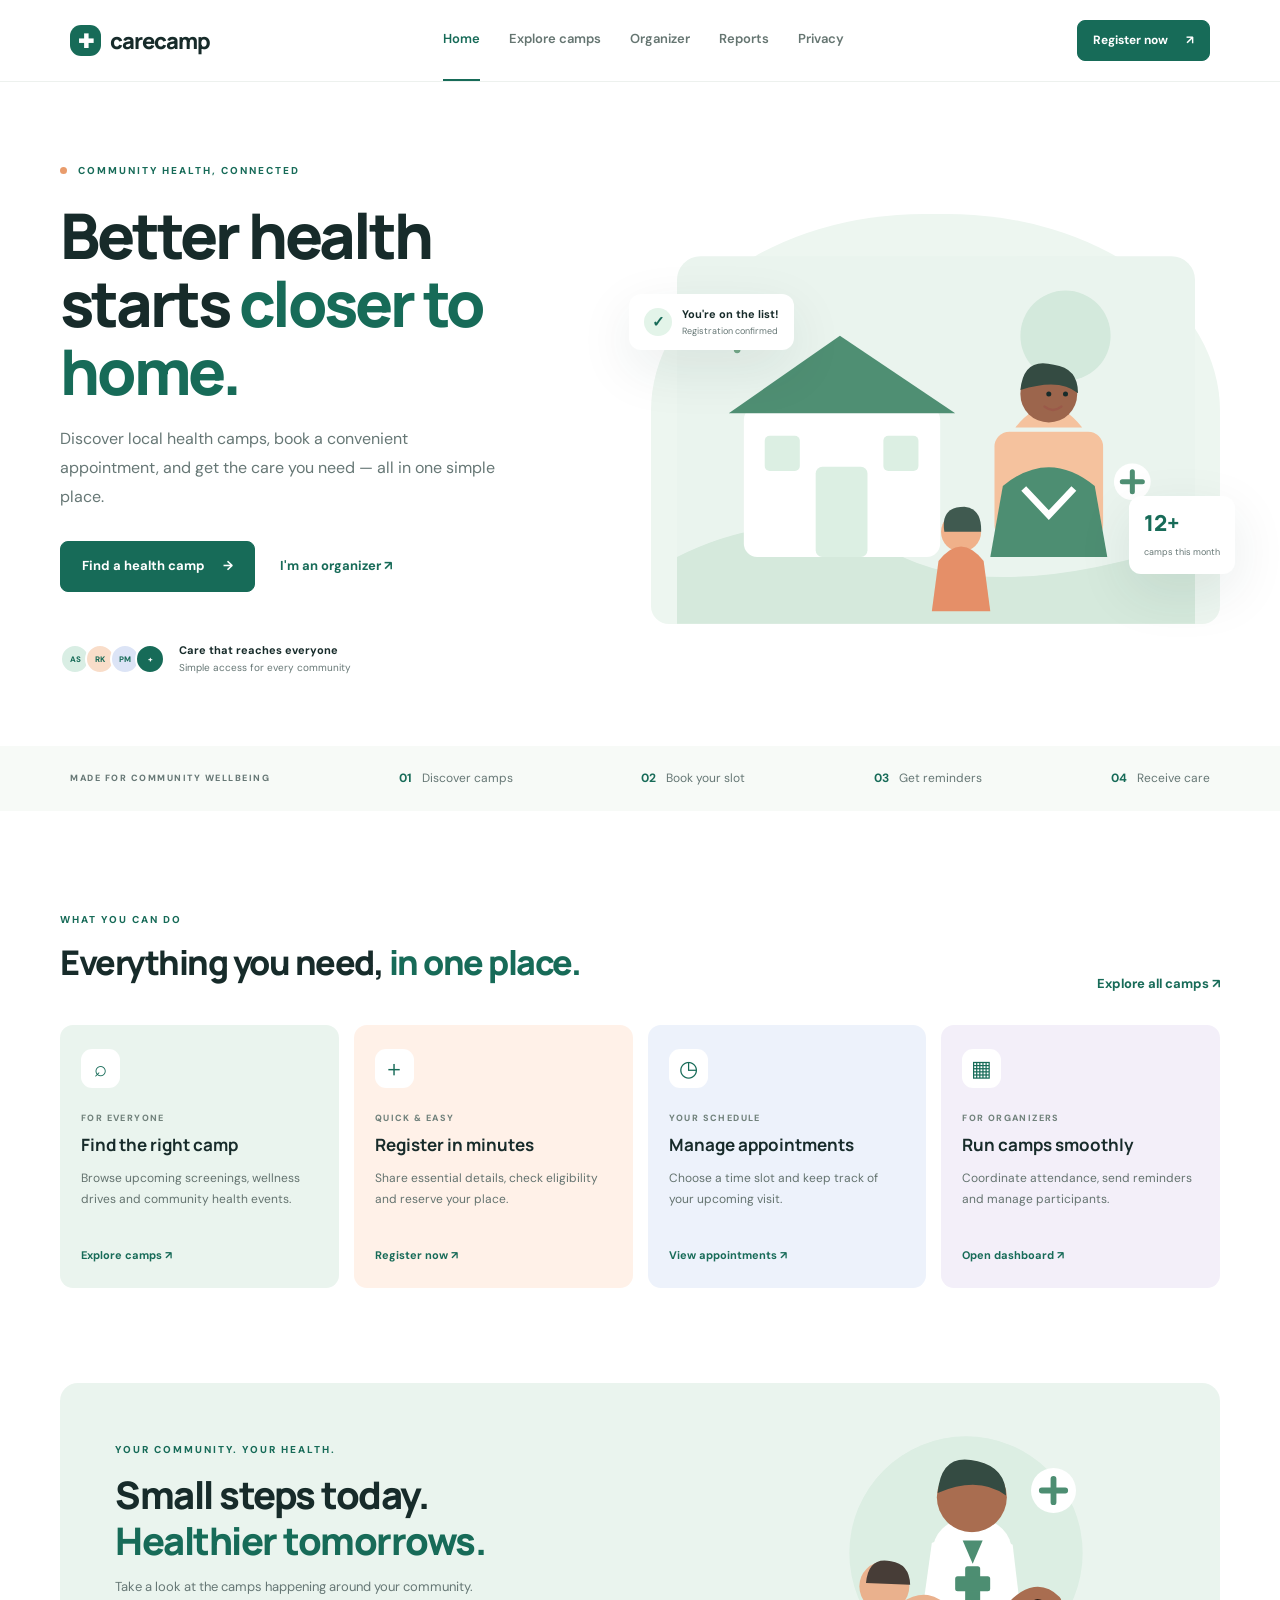
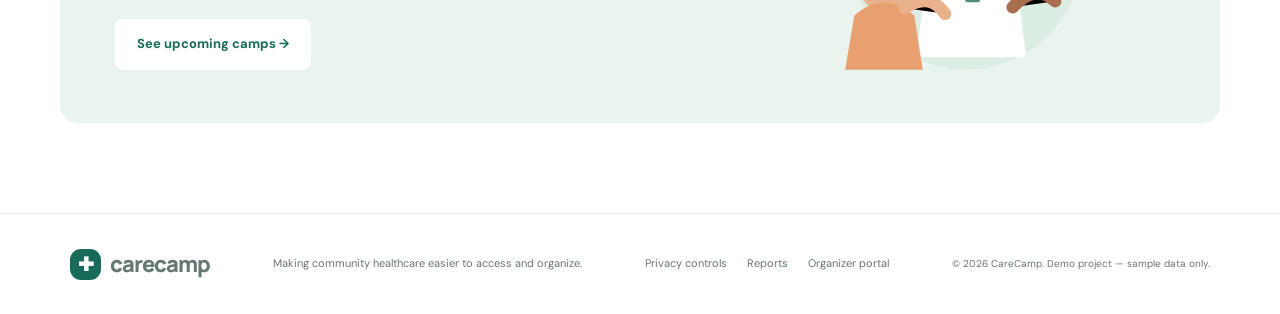
<file: index.html>
<!DOCTYPE html>
<html lang="en">
<head>
  <meta charset="UTF-8"><meta name="viewport" content="width=device-width, initial-scale=1.0">
  <title>CareCamp — Health camps, made simpler</title><link rel="stylesheet" href="styles.css">
</head>
<body>
<header class="site-header"><a class="brand" href="index.html"><span class="brand-mark">✚</span> carecamp</a>
<nav class="nav"><a class="active" href="index.html">Home</a><a href="camps.html">Explore camps</a><a href="dashboard.html">Organizer</a><a href="reports.html">Reports</a><a href="privacy.html">Privacy</a></nav>
<a class="btn btn-small" href="register.html">Register now <span>↗</span></a><button class="menu-toggle" aria-label="Open menu">☰</button></header>
<main>
<section class="hero"><div class="hero-copy"><span class="eyebrow"><i></i> COMMUNITY HEALTH, CONNECTED</span><h1>Better health starts <em>closer to home.</em></h1><p>Discover local health camps, book a convenient appointment, and get the care you need — all in one simple place.</p><div class="hero-actions"><a class="btn" href="camps.html">Find a health camp <span>→</span></a><a class="text-link" href="dashboard.html">I'm an organizer <span>↗</span></a></div><div class="hero-proof"><div class="avatar-stack"><span>AS</span><span>RK</span><span>PM</span><span>+</span></div><div><strong>Care that reaches everyone</strong><small>Simple access for every community</small></div></div></div>
<div class="hero-art"><img src="health-community.svg" alt="Illustration of a community health camp"><div class="floating-card"><span class="float-icon">✓</span><div><b>You're on the list!</b><small>Registration confirmed</small></div></div><div class="stat-pill"><b>12+</b><span>camps this month</span></div></div></section>
<section class="trust-strip"><span>MADE FOR COMMUNITY WELLBEING</span><div><b>01</b> Discover camps</div><div><b>02</b> Book your slot</div><div><b>03</b> Get reminders</div><div><b>04</b> Receive care</div></section>
<section class="section"><div class="section-heading"><div><span class="eyebrow">WHAT YOU CAN DO</span><h2>Everything you need, <em>in one place.</em></h2></div><a class="text-link" href="camps.html">Explore all camps ↗</a></div>
<div class="feature-grid"><a class="feature-card feature-green" href="camps.html"><span class="feature-icon">⌕</span><span class="card-kicker">FOR EVERYONE</span><h3>Find the right camp</h3><p>Browse upcoming screenings, wellness drives and community health events.</p><b>Explore camps ↗</b></a>
<a class="feature-card feature-peach" href="register.html"><span class="feature-icon">＋</span><span class="card-kicker">QUICK & EASY</span><h3>Register in minutes</h3><p>Share essential details, check eligibility and reserve your place.</p><b>Register now ↗</b></a>
<a class="feature-card feature-blue" href="appointments.html"><span class="feature-icon">◷</span><span class="card-kicker">YOUR SCHEDULE</span><h3>Manage appointments</h3><p>Choose a time slot and keep track of your upcoming visit.</p><b>View appointments ↗</b></a>
<a class="feature-card feature-lilac" href="dashboard.html"><span class="feature-icon">▦</span><span class="card-kicker">FOR ORGANIZERS</span><h3>Run camps smoothly</h3><p>Coordinate attendance, send reminders and manage participants.</p><b>Open dashboard ↗</b></a></div></section>
<section class="banner"><div><span class="eyebrow">YOUR COMMUNITY. YOUR HEALTH.</span><h2>Small steps today.<br><em>Healthier tomorrows.</em></h2><p>Take a look at the camps happening around your community.</p><a class="btn btn-light" href="camps.html">See upcoming camps →</a></div><img src="doctor-care.svg" alt="Healthcare worker helping a patient"></section>
</main><footer class="footer"><a class="brand" href="index.html"><span class="brand-mark">✚</span> carecamp</a><p>Making community healthcare easier to access and organize.</p><div><a href="privacy.html">Privacy controls</a><a href="reports.html">Reports</a><a href="dashboard.html">Organizer portal</a></div><small>© 2026 CareCamp. Demo project — sample data only.</small></footer>
<script src="app.js"></script></body>
</file>
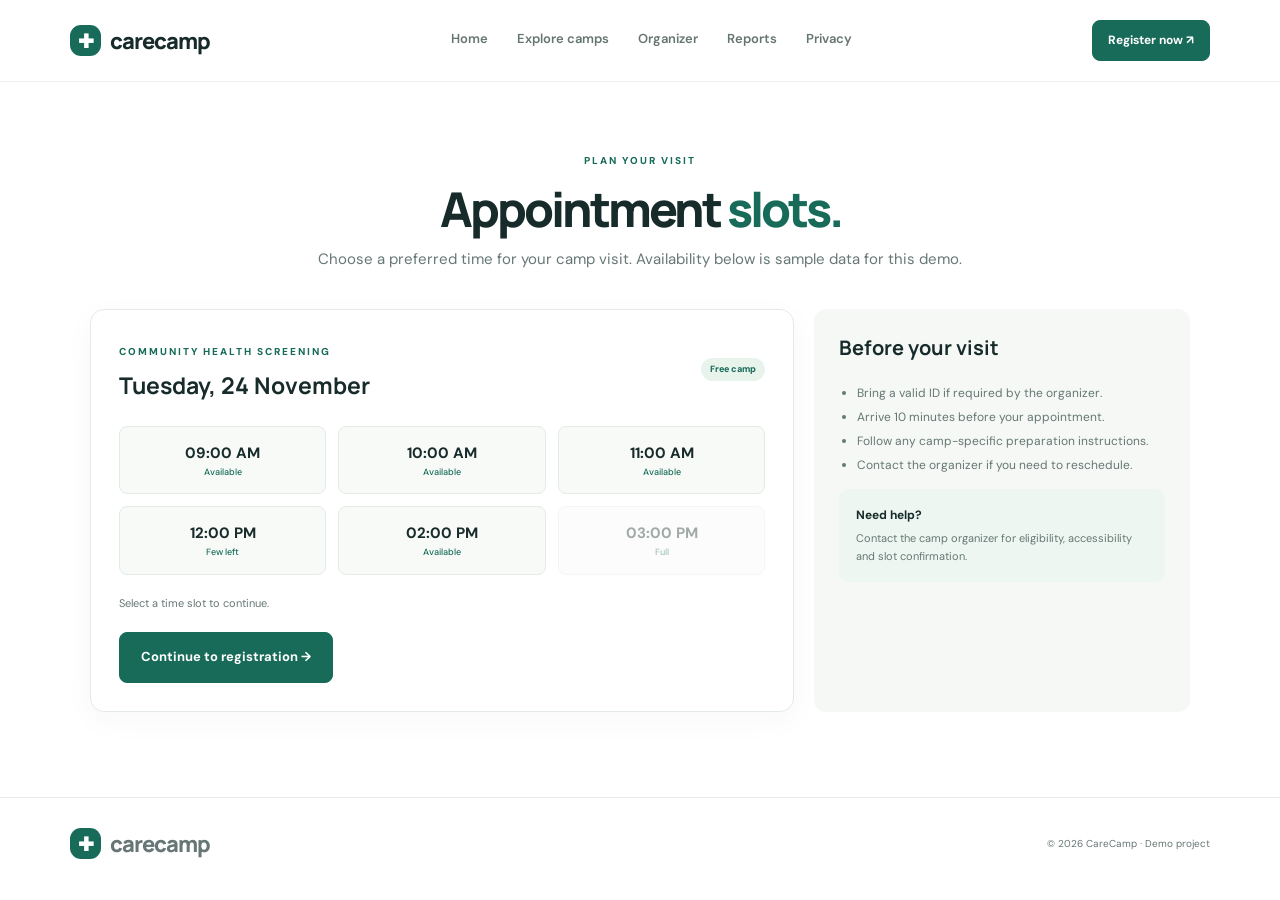
<file: appointments.html>
<!DOCTYPE html><html lang="en"><head><meta charset="UTF-8"><meta name="viewport" content="width=device-width, initial-scale=1.0"><title>Appointment Slots — CareCamp</title><link rel="stylesheet" href="styles.css"></head><body>
<header class="site-header"><a class="brand" href="index.html"><span class="brand-mark">✚</span> carecamp</a><nav class="nav"><a href="index.html">Home</a><a href="camps.html">Explore camps</a><a href="dashboard.html">Organizer</a><a href="reports.html">Reports</a><a href="privacy.html">Privacy</a></nav><a class="btn btn-small" href="register.html">Register now ↗</a><button class="menu-toggle">☰</button></header>
<main class="page-wrap"><div class="page-intro"><span class="eyebrow">PLAN YOUR VISIT</span><h1>Appointment <em>slots.</em></h1><p>Choose a preferred time for your camp visit. Availability below is sample data for this demo.</p></div>
<div class="appointment-layout"><section class="slot-panel"><div class="panel-head"><div><span class="eyebrow">COMMUNITY HEALTH SCREENING</span><h2>Tuesday, 24 November</h2></div><span class="tag">Free camp</span></div><div class="slot-grid"><button class="slot" data-slot="09:00 AM">09:00 AM <small>Available</small></button><button class="slot" data-slot="10:00 AM">10:00 AM <small>Available</small></button><button class="slot" data-slot="11:00 AM">11:00 AM <small>Available</small></button><button class="slot" data-slot="12:00 PM">12:00 PM <small>Few left</small></button><button class="slot" data-slot="02:00 PM">02:00 PM <small>Available</small></button><button class="slot disabled" disabled>03:00 PM <small>Full</small></button></div><div class="slot-selection" id="slotSelection">Select a time slot to continue.</div><a class="btn" href="register.html">Continue to registration →</a></section><aside class="appointment-aside"><h3>Before your visit</h3><ul><li>Bring a valid ID if required by the organizer.</li><li>Arrive 10 minutes before your appointment.</li><li>Follow any camp-specific preparation instructions.</li><li>Contact the organizer if you need to reschedule.</li></ul><div class="aside-tip"><b>Need help?</b><p>Contact the camp organizer for eligibility, accessibility and slot confirmation.</p></div></aside></div></main>
<footer class="footer"><a class="brand" href="index.html"><span class="brand-mark">✚</span> carecamp</a><small>© 2026 CareCamp · Demo project</small></footer><script src="app.js"></script></body></html>
</file>
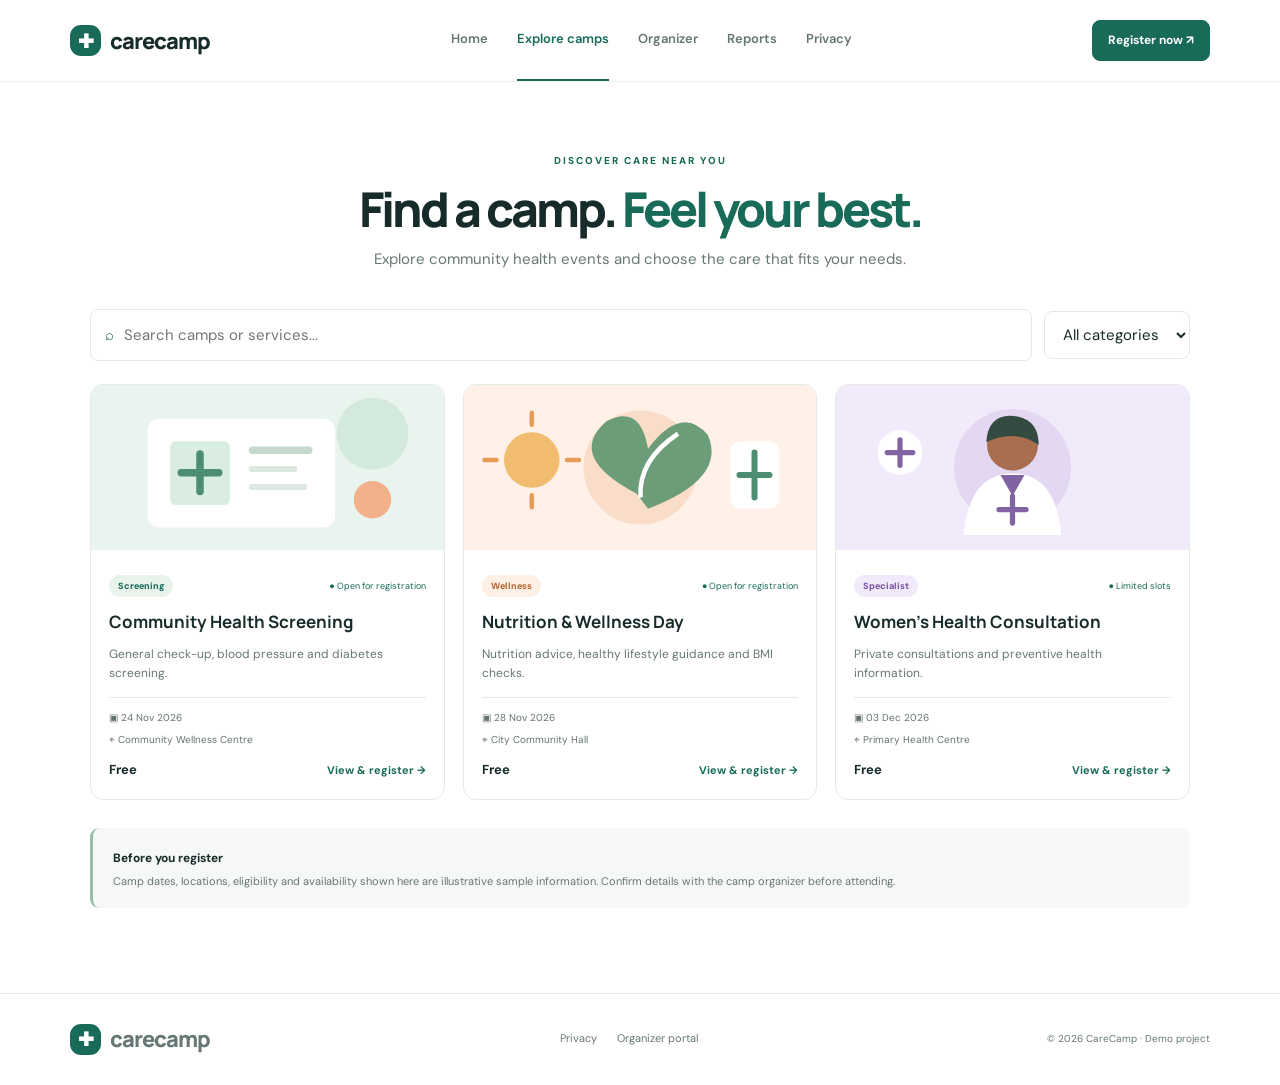
<file: camps.html>
<!DOCTYPE html><html lang="en"><head><meta charset="UTF-8"><meta name="viewport" content="width=device-width, initial-scale=1.0"><title>Explore Camps — CareCamp</title><link rel="stylesheet" href="styles.css"></head><body>
<header class="site-header"><a class="brand" href="index.html"><span class="brand-mark">✚</span> carecamp</a><nav class="nav"><a href="index.html">Home</a><a class="active" href="camps.html">Explore camps</a><a href="dashboard.html">Organizer</a><a href="reports.html">Reports</a><a href="privacy.html">Privacy</a></nav><a class="btn btn-small" href="register.html">Register now ↗</a><button class="menu-toggle">☰</button></header>
<main class="page-wrap"><div class="page-intro"><span class="eyebrow">DISCOVER CARE NEAR YOU</span><h1>Find a camp. <em>Feel your best.</em></h1><p>Explore community health events and choose the care that fits your needs.</p></div>
<div class="toolbar"><label class="search-box">⌕ <input id="campSearch" placeholder="Search camps or services..."></label><select id="campFilter"><option value="all">All categories</option><option>Screening</option><option>Wellness</option><option>Specialist</option></select></div>
<div class="camp-grid" id="campGrid">
<article class="camp-card"><img src="camp-screening.svg" alt="Health screening illustration"><div class="camp-content"><div class="camp-meta"><span class="tag">Screening</span><span>● Open for registration</span></div><h3>Community Health Screening</h3><p>General check-up, blood pressure and diabetes screening.</p><div class="camp-details"><span>▣ 24 Nov 2026</span><span>⌖ Community Wellness Centre</span></div><div class="camp-bottom"><b>Free</b><a class="text-link" href="register.html?camp=screening">View & register →</a></div></div></article>
<article class="camp-card"><img src="camp-wellness.svg" alt="Wellness and nutrition illustration"><div class="camp-content"><div class="camp-meta"><span class="tag tag-orange">Wellness</span><span>● Open for registration</span></div><h3>Nutrition & Wellness Day</h3><p>Nutrition advice, healthy lifestyle guidance and BMI checks.</p><div class="camp-details"><span>▣ 28 Nov 2026</span><span>⌖ City Community Hall</span></div><div class="camp-bottom"><b>Free</b><a class="text-link" href="register.html?camp=wellness">View & register →</a></div></div></article>
<article class="camp-card"><img src="camp-specialist.svg" alt="Doctor consultation illustration"><div class="camp-content"><div class="camp-meta"><span class="tag tag-purple">Specialist</span><span>● Limited slots</span></div><h3>Women's Health Consultation</h3><p>Private consultations and preventive health information.</p><div class="camp-details"><span>▣ 03 Dec 2026</span><span>⌖ Primary Health Centre</span></div><div class="camp-bottom"><b>Free</b><a class="text-link" href="register.html?camp=women">View & register →</a></div></div></article>
</div><div class="empty-state" id="emptyState" hidden>No camps match your search. Try another keyword.</div>
<div class="info-note"><b>Before you register</b><p>Camp dates, locations, eligibility and availability shown here are illustrative sample information. Confirm details with the camp organizer before attending.</p></div></main>
<footer class="footer"><a class="brand" href="index.html"><span class="brand-mark">✚</span> carecamp</a><div><a href="privacy.html">Privacy</a><a href="dashboard.html">Organizer portal</a></div><small>© 2026 CareCamp · Demo project</small></footer><script src="app.js"></script></body></html>
</file>
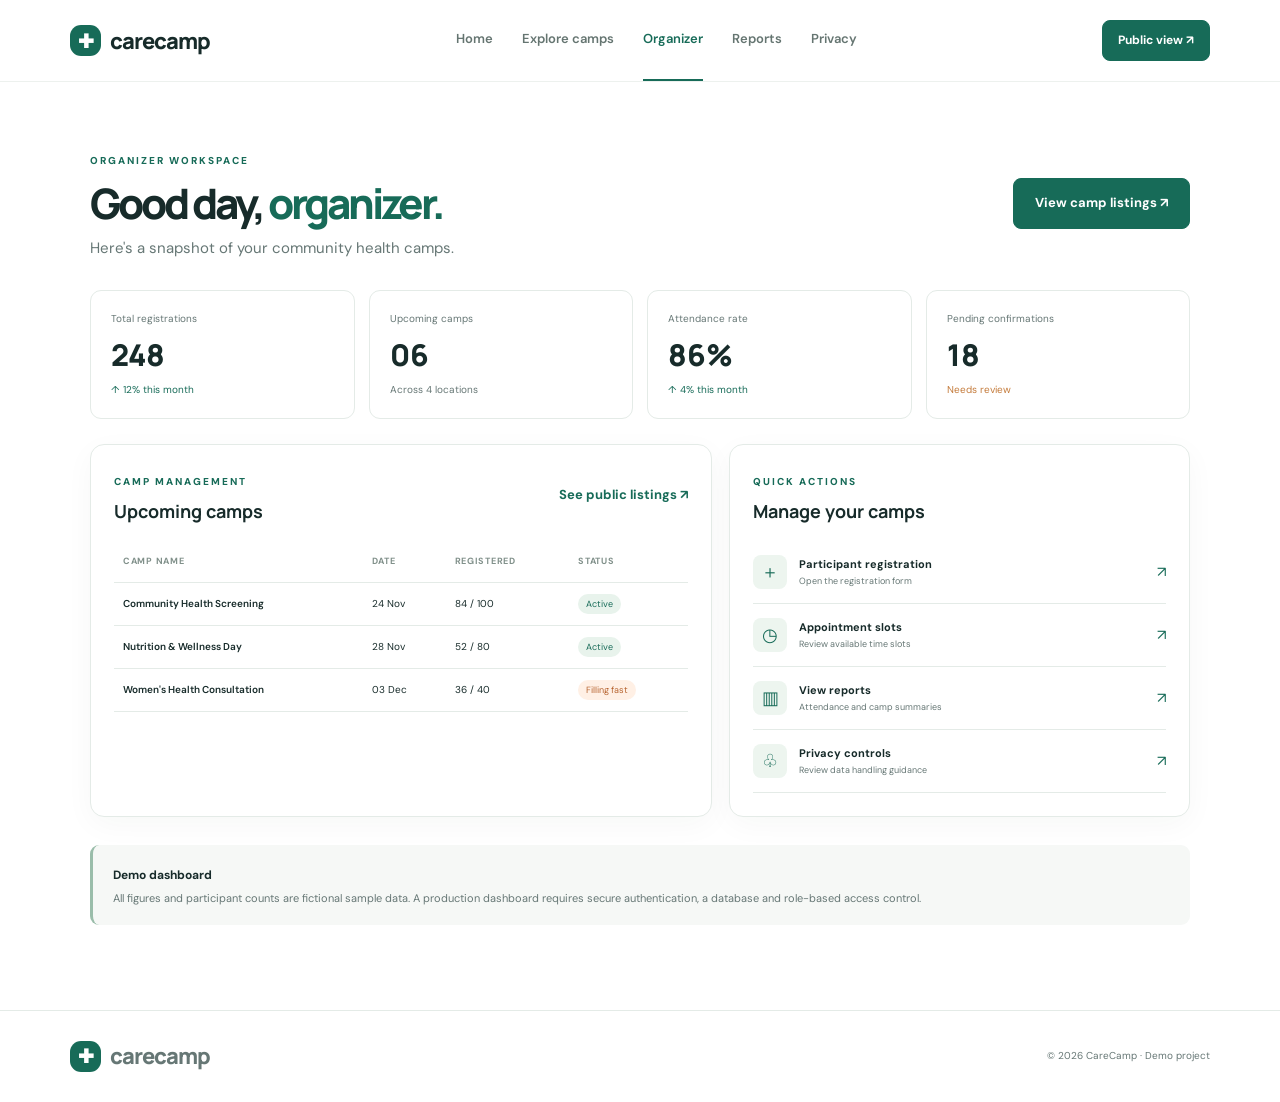
<file: dashboard.html>
<!DOCTYPE html><html lang="en"><head><meta charset="UTF-8"><meta name="viewport" content="width=device-width, initial-scale=1.0"><title>Organizer Dashboard — CareCamp</title><link rel="stylesheet" href="styles.css"></head><body>
<header class="site-header"><a class="brand" href="index.html"><span class="brand-mark">✚</span> carecamp</a><nav class="nav"><a href="index.html">Home</a><a href="camps.html">Explore camps</a><a class="active" href="dashboard.html">Organizer</a><a href="reports.html">Reports</a><a href="privacy.html">Privacy</a></nav><a class="btn btn-small" href="camps.html">Public view ↗</a><button class="menu-toggle">☰</button></header>
<main class="page-wrap dashboard"><div class="dash-heading"><div><span class="eyebrow">ORGANIZER WORKSPACE</span><h1>Good day, <em>organizer.</em></h1><p>Here's a snapshot of your community health camps.</p></div><a class="btn" href="camps.html">View camp listings ↗</a></div>
<div class="stats-grid"><div class="stat-card"><span>Total registrations</span><b>248</b><small class="positive">↑ 12% this month</small></div><div class="stat-card"><span>Upcoming camps</span><b>06</b><small>Across 4 locations</small></div><div class="stat-card"><span>Attendance rate</span><b>86%</b><small class="positive">↑ 4% this month</small></div><div class="stat-card"><span>Pending confirmations</span><b>18</b><small class="warning">Needs review</small></div></div>
<div class="dashboard-grid"><section class="data-panel"><div class="panel-head"><div><span class="eyebrow">CAMP MANAGEMENT</span><h2>Upcoming camps</h2></div><a class="text-link" href="camps.html">See public listings ↗</a></div><div class="table-wrap"><table><thead><tr><th>Camp name</th><th>Date</th><th>Registered</th><th>Status</th></tr></thead><tbody><tr><td>Community Health Screening</td><td>24 Nov</td><td>84 / 100</td><td><span class="status status-green">Active</span></td></tr><tr><td>Nutrition & Wellness Day</td><td>28 Nov</td><td>52 / 80</td><td><span class="status status-green">Active</span></td></tr><tr><td>Women's Health Consultation</td><td>03 Dec</td><td>36 / 40</td><td><span class="status status-orange">Filling fast</span></td></tr></tbody></table></div></section>
<section class="data-panel"><div class="panel-head"><div><span class="eyebrow">QUICK ACTIONS</span><h2>Manage your camps</h2></div></div><a class="action-row" href="register.html"><span>＋</span><div><b>Participant registration</b><small>Open the registration form</small></div><i>↗</i></a><a class="action-row" href="appointments.html"><span>◷</span><div><b>Appointment slots</b><small>Review available time slots</small></div><i>↗</i></a><a class="action-row" href="reports.html"><span>▥</span><div><b>View reports</b><small>Attendance and camp summaries</small></div><i>↗</i></a><a class="action-row" href="privacy.html"><span>♧</span><div><b>Privacy controls</b><small>Review data handling guidance</small></div><i>↗</i></a></section></div>
<div class="info-note"><b>Demo dashboard</b><p>All figures and participant counts are fictional sample data. A production dashboard requires secure authentication, a database and role-based access control.</p></div></main><footer class="footer"><a class="brand" href="index.html"><span class="brand-mark">✚</span> carecamp</a><small>© 2026 CareCamp · Demo project</small></footer><script src="app.js"></script></body></html>
</file>
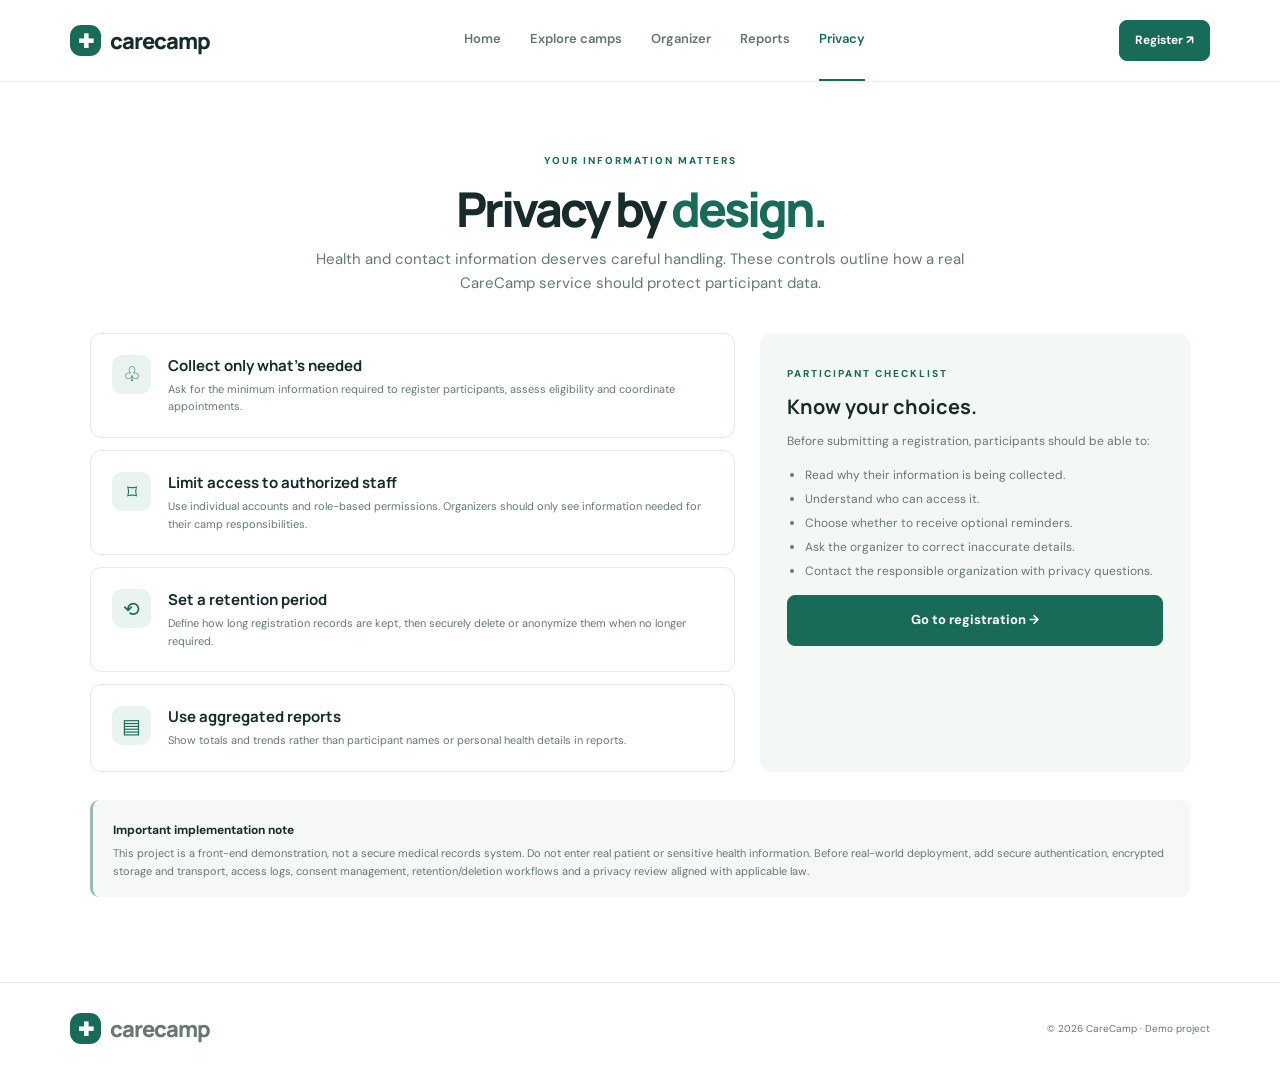
<file: privacy.html>
<!DOCTYPE html><html lang="en"><head><meta charset="UTF-8"><meta name="viewport" content="width=device-width, initial-scale=1.0"><title>Privacy Controls — CareCamp</title><link rel="stylesheet" href="styles.css"></head><body>
<header class="site-header"><a class="brand" href="index.html"><span class="brand-mark">✚</span> carecamp</a><nav class="nav"><a href="index.html">Home</a><a href="camps.html">Explore camps</a><a href="dashboard.html">Organizer</a><a href="reports.html">Reports</a><a class="active" href="privacy.html">Privacy</a></nav><a class="btn btn-small" href="register.html">Register ↗</a><button class="menu-toggle">☰</button></header>
<main class="page-wrap"><div class="page-intro"><span class="eyebrow">YOUR INFORMATION MATTERS</span><h1>Privacy by <em>design.</em></h1><p>Health and contact information deserves careful handling. These controls outline how a real CareCamp service should protect participant data.</p></div>
<div class="privacy-layout"><section class="privacy-main"><article class="privacy-card"><span class="privacy-icon">♧</span><div><h3>Collect only what's needed</h3><p>Ask for the minimum information required to register participants, assess eligibility and coordinate appointments.</p></div></article><article class="privacy-card"><span class="privacy-icon">⌑</span><div><h3>Limit access to authorized staff</h3><p>Use individual accounts and role-based permissions. Organizers should only see information needed for their camp responsibilities.</p></div></article><article class="privacy-card"><span class="privacy-icon">⟲</span><div><h3>Set a retention period</h3><p>Define how long registration records are kept, then securely delete or anonymize them when no longer required.</p></div></article><article class="privacy-card"><span class="privacy-icon">▤</span><div><h3>Use aggregated reports</h3><p>Show totals and trends rather than participant names or personal health details in reports.</p></div></article></section>
<aside class="privacy-side"><span class="eyebrow">PARTICIPANT CHECKLIST</span><h2>Know your choices.</h2><p>Before submitting a registration, participants should be able to:</p><ul><li>Read why their information is being collected.</li><li>Understand who can access it.</li><li>Choose whether to receive optional reminders.</li><li>Ask the organizer to correct inaccurate details.</li><li>Contact the responsible organization with privacy questions.</li></ul><a class="btn btn-wide" href="register.html">Go to registration →</a></aside></div>
<div class="info-note"><b>Important implementation note</b><p>This project is a front-end demonstration, not a secure medical records system. Do not enter real patient or sensitive health information. Before real-world deployment, add secure authentication, encrypted storage and transport, access logs, consent management, retention/deletion workflows and a privacy review aligned with applicable law.</p></div></main><footer class="footer"><a class="brand" href="index.html"><span class="brand-mark">✚</span> carecamp</a><small>© 2026 CareCamp · Demo project</small></footer><script src="app.js"></script></body></html>
</file>
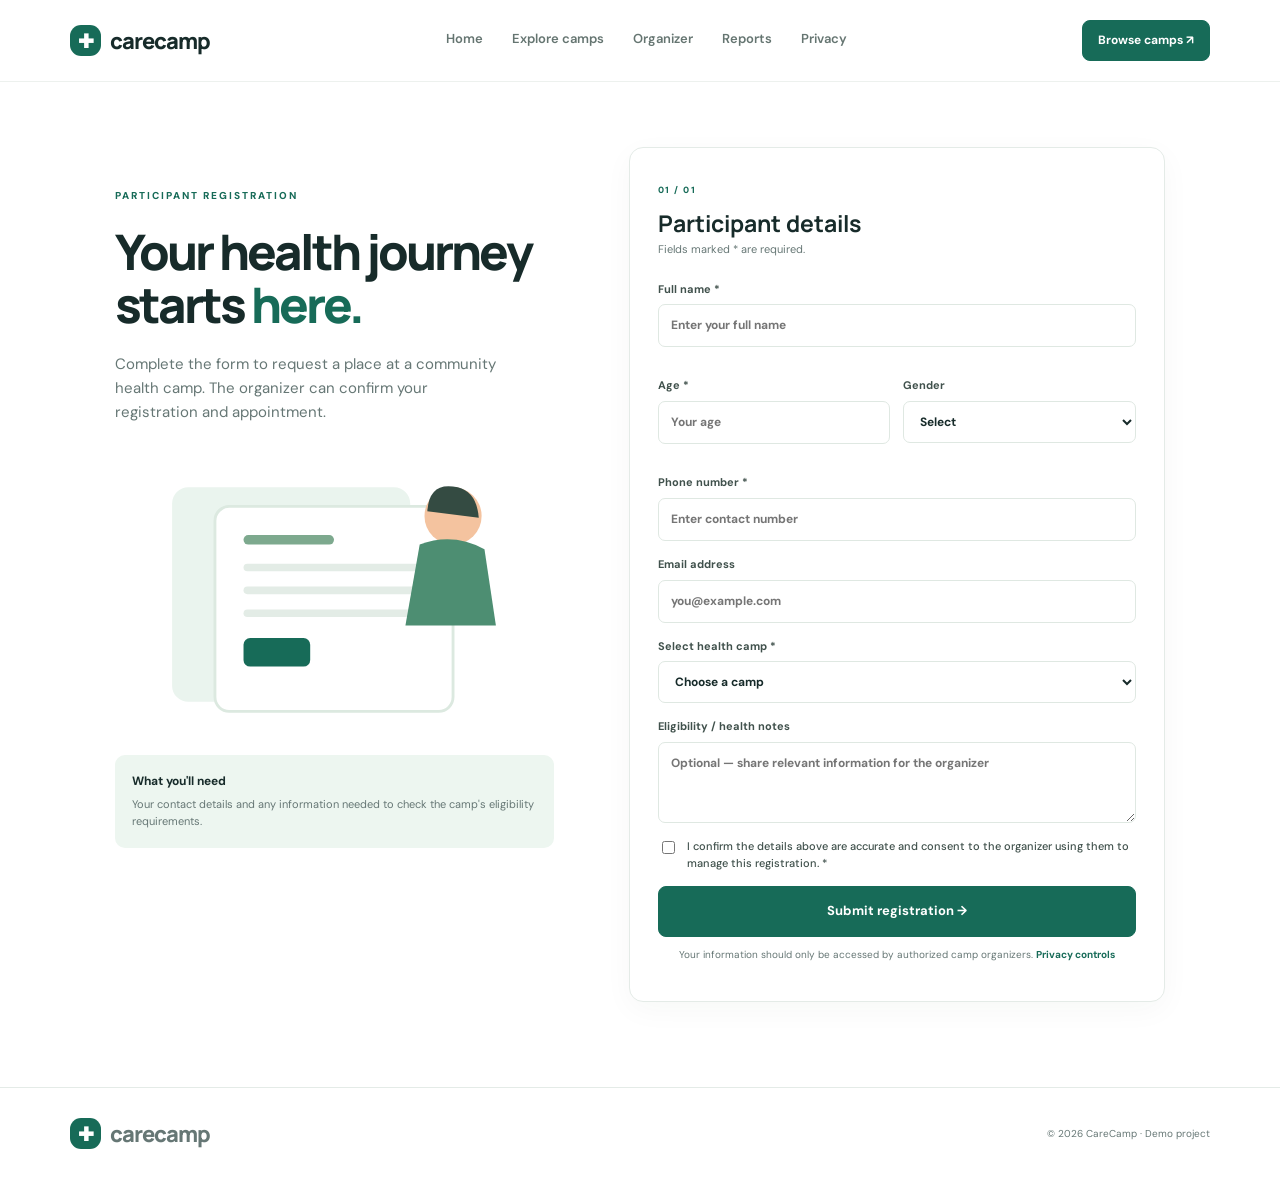
<file: register.html>
<!DOCTYPE html><html lang="en"><head><meta charset="UTF-8"><meta name="viewport" content="width=device-width, initial-scale=1.0"><title>Participant Registration — CareCamp</title><link rel="stylesheet" href="styles.css"></head><body>
<header class="site-header"><a class="brand" href="index.html"><span class="brand-mark">✚</span> carecamp</a><nav class="nav"><a href="index.html">Home</a><a href="camps.html">Explore camps</a><a href="dashboard.html">Organizer</a><a href="reports.html">Reports</a><a href="privacy.html">Privacy</a></nav><a class="btn btn-small" href="camps.html">Browse camps ↗</a><button class="menu-toggle">☰</button></header>
<main class="form-layout"><div class="form-aside"><span class="eyebrow">PARTICIPANT REGISTRATION</span><h1>Your health journey starts <em>here.</em></h1><p>Complete the form to request a place at a community health camp. The organizer can confirm your registration and appointment.</p><img src="registration.svg" alt="Person completing a health registration form"><div class="aside-tip"><b>What you'll need</b><p>Your contact details and any information needed to check the camp's eligibility requirements.</p></div></div>
<section class="form-panel"><div class="form-title"><span class="step">01 / 01</span><h2>Participant details</h2><p>Fields marked * are required.</p></div><form id="registrationForm">
<label>Full name *<input name="name" required placeholder="Enter your full name"></label><div class="two-col"><label>Age *<input name="age" type="number" min="1" max="120" required placeholder="Your age"></label><label>Gender<select name="gender"><option value="">Select</option><option>Female</option><option>Male</option><option>Non-binary</option><option>Prefer not to say</option></select></label></div>
<label>Phone number *<input name="phone" type="tel" required pattern="[0-9+\-\s]{8,15}" placeholder="Enter contact number"></label><label>Email address<input name="email" type="email" placeholder="you@example.com"></label>
<label>Select health camp *<select name="camp" id="campSelect" required><option value="">Choose a camp</option><option value="screening">Community Health Screening</option><option value="wellness">Nutrition & Wellness Day</option><option value="women">Women's Health Consultation</option></select></label>
<label>Eligibility / health notes<textarea name="notes" rows="3" placeholder="Optional — share relevant information for the organizer"></textarea></label>
<label class="checkline"><input type="checkbox" required> I confirm the details above are accurate and consent to the organizer using them to manage this registration. *</label><button class="btn btn-wide" type="submit">Submit registration →</button><p class="form-foot">Your information should only be accessed by authorized camp organizers. <a href="privacy.html">Privacy controls</a></p><div class="success-message" id="registrationSuccess" hidden>✓ Registration request saved in this demo. Your organizer will need to confirm your slot.</div>
</form></section></main><footer class="footer"><a class="brand" href="index.html"><span class="brand-mark">✚</span> carecamp</a><small>© 2026 CareCamp · Demo project</small></footer><script src="app.js"></script></body></html>
</file>
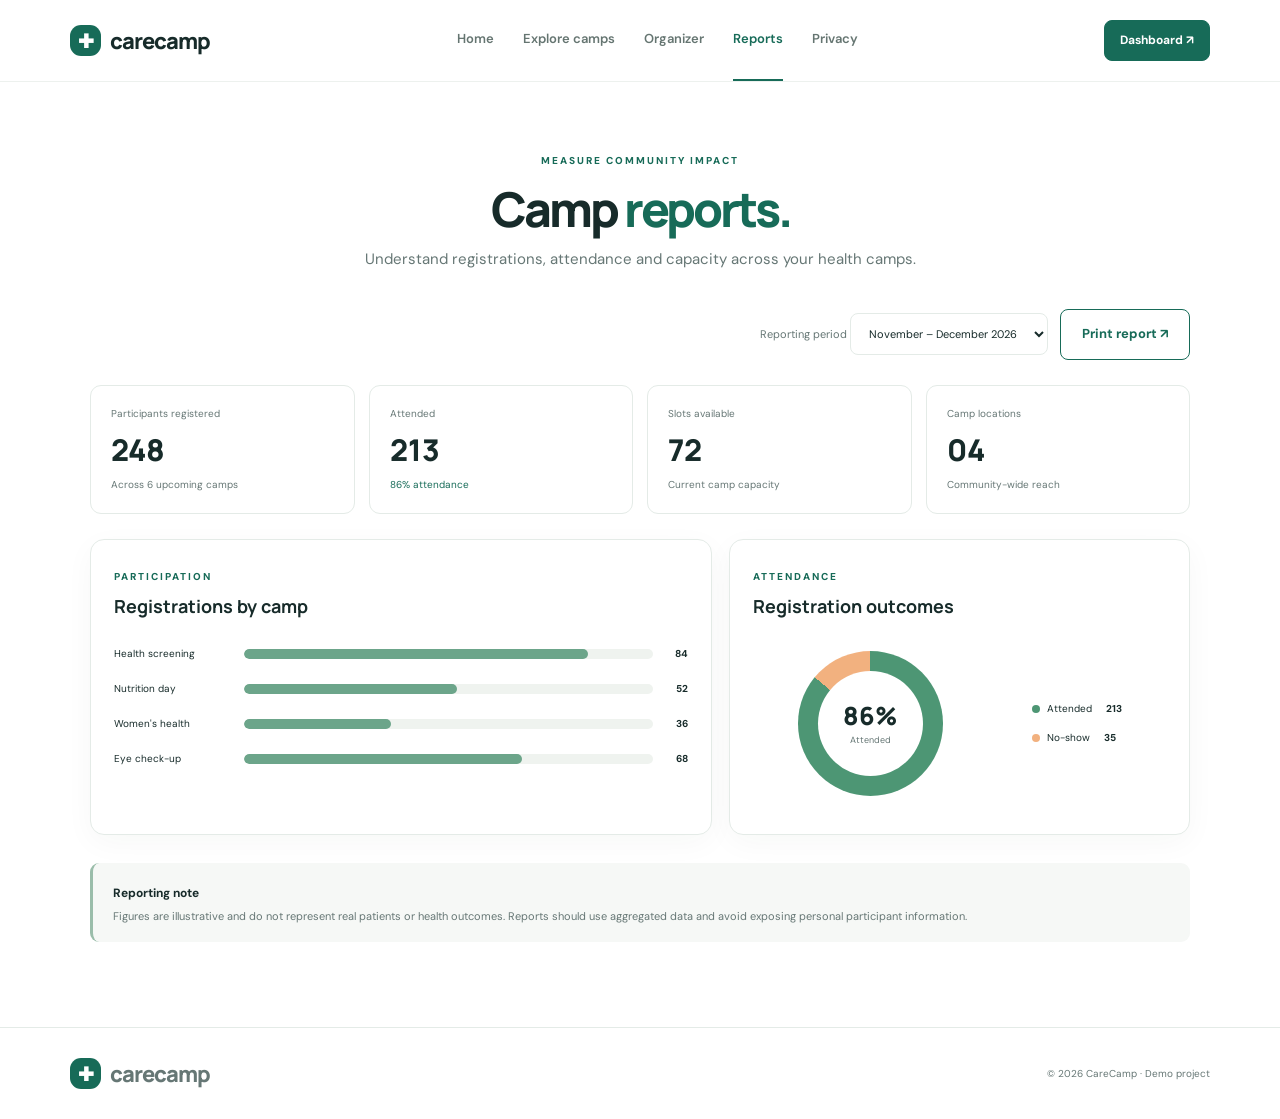
<file: reports.html>
<!DOCTYPE html><html lang="en"><head><meta charset="UTF-8"><meta name="viewport" content="width=device-width, initial-scale=1.0"><title>Reports — CareCamp</title><link rel="stylesheet" href="styles.css"></head><body>
<header class="site-header"><a class="brand" href="index.html"><span class="brand-mark">✚</span> carecamp</a><nav class="nav"><a href="index.html">Home</a><a href="camps.html">Explore camps</a><a href="dashboard.html">Organizer</a><a class="active" href="reports.html">Reports</a><a href="privacy.html">Privacy</a></nav><a class="btn btn-small" href="dashboard.html">Dashboard ↗</a><button class="menu-toggle">☰</button></header>
<main class="page-wrap"><div class="page-intro"><span class="eyebrow">MEASURE COMMUNITY IMPACT</span><h1>Camp <em>reports.</em></h1><p>Understand registrations, attendance and capacity across your health camps.</p></div>
<div class="report-toolbar"><label>Reporting period <select><option>November – December 2026</option><option>October 2026</option></select></label><button class="btn btn-outline" id="printReport">Print report ↗</button></div>
<div class="stats-grid"><div class="stat-card"><span>Participants registered</span><b>248</b><small>Across 6 upcoming camps</small></div><div class="stat-card"><span>Attended</span><b>213</b><small class="positive">86% attendance</small></div><div class="stat-card"><span>Slots available</span><b>72</b><small>Current camp capacity</small></div><div class="stat-card"><span>Camp locations</span><b>04</b><small>Community-wide reach</small></div></div>
<div class="report-grid"><section class="data-panel"><div class="panel-head"><div><span class="eyebrow">PARTICIPATION</span><h2>Registrations by camp</h2></div></div><div class="bar-chart"><div class="bar-row"><span>Health screening</span><div><i style="width:84%"></i></div><b>84</b></div><div class="bar-row"><span>Nutrition day</span><div><i style="width:52%"></i></div><b>52</b></div><div class="bar-row"><span>Women's health</span><div><i style="width:36%"></i></div><b>36</b></div><div class="bar-row"><span>Eye check-up</span><div><i style="width:68%"></i></div><b>68</b></div></div></section>
<section class="data-panel"><div class="panel-head"><div><span class="eyebrow">ATTENDANCE</span><h2>Registration outcomes</h2></div></div><div class="donut-wrap"><div class="donut"><div><b>86%</b><small>Attended</small></div></div><div class="legend"><span><i class="dot dot-green"></i> Attended <b>213</b></span><span><i class="dot dot-orange"></i> No-show <b>35</b></span></div></div></section></div>
<div class="info-note"><b>Reporting note</b><p>Figures are illustrative and do not represent real patients or health outcomes. Reports should use aggregated data and avoid exposing personal participant information.</p></div></main><footer class="footer"><a class="brand" href="index.html"><span class="brand-mark">✚</span> carecamp</a><small>© 2026 CareCamp · Demo project</small></footer><script src="app.js"></script></body></html>
</file>
<file: styles.css>
@import url('https://fonts.googleapis.com/css2?family=DM+Sans:wght@400;500;600;700&family=Manrope:wght@400;500;600;700;800&display=swap');
:root{--ink:#172b2a;--muted:#667775;--green:#176b58;--mint:#e7f3ed;--line:#e4ebe7;--cream:#f8faf7;--orange:#f2a36f;--shadow:0 18px 55px rgba(27,59,50,.09)}
*{box-sizing:border-box}html{scroll-behavior:smooth}body{margin:0;background:#fff;color:var(--ink);font-family:'DM Sans',sans-serif;font-size:15px;line-height:1.6}a{color:inherit;text-decoration:none}button,input,select,textarea{font:inherit}.site-header{height:82px;padding:0 max(calc((100% - 1160px)/2),5.5%);display:flex;align-items:center;justify-content:space-between;border-bottom:1px solid #edf1ee;background:#fff;position:sticky;top:0;z-index:10}.brand{font:800 22px Manrope,sans-serif;letter-spacing:-1px;display:flex;align-items:center;gap:9px}.brand-mark{display:grid;place-items:center;background:var(--green);color:white;border-radius:11px;width:31px;height:31px;font-size:19px}.nav{display:flex;gap:29px;color:#657571;font-size:13px;font-weight:600}.nav a{padding:29px 0;border-bottom:2px solid transparent}.nav a:hover,.nav a.active{color:var(--green);border-color:var(--green)}.btn{display:inline-flex;align-items:center;justify-content:center;gap:18px;padding:14px 21px;background:var(--green);color:white;border:1px solid var(--green);border-radius:8px;font-weight:700;font-size:13px;transition:.2s}.btn:hover{background:#105442;transform:translateY(-1px)}.btn-small{padding:10px 15px;font-size:12px}.btn-light{background:white;color:var(--green);border-color:white}.btn-outline{background:white;color:var(--green)}.btn-wide{width:100%}.menu-toggle{display:none;background:none;border:0;font-size:23px}
.hero{max-width:1160px;margin:auto;min-height:570px;padding:75px 0 65px;display:grid;grid-template-columns:1fr 1.05fr;align-items:center;gap:50px}.hero-copy{padding:0 0 5px}.eyebrow{font-size:10px;letter-spacing:2px;color:var(--green);font-weight:800}.eyebrow i{display:inline-block;width:7px;height:7px;border-radius:50%;background:#e99c6c;margin-right:7px}.hero h1,.page-intro h1,.form-aside h1,.dash-heading h1{font:800 clamp(42px,5vw,63px)/1.08 Manrope,sans-serif;letter-spacing:-3px;margin:20px 0}.hero h1 em,.page-intro h1 em,.form-aside h1 em,.dash-heading h1 em,.section h2 em,.banner h2 em{color:var(--green);font-style:normal}.hero-copy>p{max-width:450px;color:var(--muted);font-size:16px;line-height:1.8}.hero-actions{display:flex;align-items:center;gap:25px;margin-top:30px}.text-link{color:var(--green);font-size:13px;font-weight:700}.text-link:hover{text-decoration:underline}.hero-proof{display:flex;align-items:center;gap:14px;margin-top:50px}.avatar-stack{display:flex;padding-left:5px}.avatar-stack span{width:30px;height:30px;margin-left:-5px;border:2px solid white;border-radius:50%;background:#d9eee4;display:grid;place-items:center;font-size:8px;font-weight:800;color:var(--green)}.avatar-stack span:nth-child(2){background:#f9ddc9}.avatar-stack span:nth-child(3){background:#dce4f6}.avatar-stack span:nth-child(4){background:var(--green);color:#fff}.hero-proof strong,.hero-proof small{display:block}.hero-proof strong{font-size:11px}.hero-proof small{font-size:10px;color:var(--muted)}.hero-art{position:relative;background:#edf6f0;border-radius:48% 48% 18px 18px;padding:30px 25px 0;min-height:410px;display:flex;align-items:flex-end;justify-content:center}.hero-art>img{width:100%;max-height:390px;object-fit:contain}.floating-card,.stat-pill{position:absolute;background:white;border-radius:12px;box-shadow:var(--shadow);display:flex;align-items:center;gap:10px;padding:12px 15px}.floating-card{left:-22px;top:80px}.float-icon{width:28px;height:28px;border-radius:50%;display:grid;place-items:center;background:#e3f4e9;color:var(--green);font-weight:bold}.floating-card b,.floating-card small{display:block}.floating-card b{font-size:11px}.floating-card small,.stat-pill span{font-size:9px;color:var(--muted)}.stat-pill{right:-15px;bottom:50px;display:block}.stat-pill b{font:800 22px Manrope;color:var(--green);display:block}.trust-strip{background:#f7faf7;padding:23px max(calc((100% - 1160px)/2),5.5%);display:flex;justify-content:space-between;align-items:center;color:#667775;font-size:12px}.trust-strip>span{font-size:9px;letter-spacing:1.5px;font-weight:800}.trust-strip b{color:var(--green);margin-right:7px}.section{max-width:1160px;margin:95px auto}.section-heading{display:flex;justify-content:space-between;align-items:end;margin-bottom:30px}.section h2,.banner h2{font:800 34px/1.2 Manrope;letter-spacing:-1.5px;margin:12px 0}.feature-grid{display:grid;grid-template-columns:repeat(4,1fr);gap:15px}.feature-card{padding:24px 21px 22px;border-radius:13px;min-height:245px;transition:.2s}.feature-card:hover{transform:translateY(-4px);box-shadow:var(--shadow)}.feature-green{background:#eaf4ee}.feature-peach{background:#fff1e8}.feature-blue{background:#edf2fb}.feature-lilac{background:#f3eff9}.feature-icon{width:39px;height:39px;border-radius:11px;background:#fff;display:grid;place-items:center;font-size:22px;color:var(--green);margin-bottom:23px}.card-kicker{display:block;font-size:9px;letter-spacing:1.4px;font-weight:800;color:#70817b}.feature-card h3{font:700 17px Manrope;margin:8px 0}.feature-card p{font-size:12px;color:#64736f;line-height:1.7;min-height:62px}.feature-card>b{font-size:11px;color:var(--green)}.banner{max-width:1160px;margin:0 auto 90px;background:#eaf4ee;border-radius:18px;min-height:300px;padding:45px 55px;display:flex;align-items:center;justify-content:space-between;overflow:hidden}.banner h2{font-size:38px}.banner p{color:var(--muted);font-size:13px;margin-bottom:22px}.banner>img{width:38%;max-height:250px;object-fit:contain}.footer{border-top:1px solid var(--line);padding:30px max(calc((100% - 1160px)/2),5.5%);display:flex;align-items:center;justify-content:space-between;gap:20px;color:var(--muted)}.footer p{font-size:11px}.footer div{display:flex;gap:20px;font-size:11px}.footer small{font-size:10px}.page-wrap{max-width:1100px;margin:0 auto;padding:65px 0 85px}.page-intro{text-align:center;max-width:650px;margin:0 auto 38px}.page-intro h1{font-size:48px;margin:12px 0}.page-intro p{color:var(--muted);margin:0}.toolbar,.report-toolbar{display:flex;gap:12px;justify-content:space-between;align-items:center;margin:30px 0 23px}.search-box{display:flex;align-items:center;gap:10px;border:1px solid var(--line);border-radius:8px;padding:0 14px;flex:1;color:var(--green)}.search-box input{border:0;outline:0;width:100%;padding:13px 0}.toolbar select,.report-toolbar select{padding:12px 14px;border:1px solid var(--line);border-radius:8px;background:white;color:var(--ink)}.camp-grid{display:grid;grid-template-columns:repeat(3,1fr);gap:18px}.camp-card{border:1px solid var(--line);border-radius:13px;overflow:hidden;background:white}.camp-card>img{width:100%;height:165px;object-fit:cover;background:#edf5ef}.camp-content{padding:18px}.camp-meta{display:flex;justify-content:space-between;align-items:center;font-size:9px;color:var(--green)}.tag{display:inline-block;background:#e8f3ec;color:var(--green);padding:4px 9px;border-radius:30px;font-size:9px;font-weight:800}.tag-orange{background:#fff0e5;color:#b76531}.tag-purple{background:#f1eafa;color:#7852a1}.camp-card h3{font:700 17px Manrope;margin:13px 0 5px}.camp-card p{font-size:12px;color:var(--muted);min-height:40px}.camp-details{display:grid;gap:6px;color:#64736f;font-size:10px;padding:12px 0;border-top:1px solid var(--line)}.camp-bottom{display:flex;justify-content:space-between;align-items:center}.camp-bottom b{font-size:13px}.camp-bottom .text-link{font-size:11px}.info-note{margin-top:28px;padding:17px 20px;border-radius:9px;background:#f6f8f6;border-left:3px solid #9abdaa}.info-note b{font-size:12px}.info-note p{font-size:11px;color:var(--muted);margin:4px 0 0}.empty-state{text-align:center;padding:35px;color:var(--muted)}[hidden]{display:none!important}
.form-layout{max-width:1050px;margin:0 auto;padding:65px 0 85px;display:grid;grid-template-columns:.9fr 1.1fr;gap:75px;align-items:start}.form-aside{padding-top:35px}.form-aside h1{font-size:49px}.form-aside>p{color:var(--muted);max-width:390px}.form-aside>img{width:100%;max-width:400px;display:block;margin:30px auto 15px}.aside-tip{padding:17px;background:#edf6f0;border-radius:10px;font-size:12px}.aside-tip p{color:var(--muted);font-size:11px;margin:5px 0 0}.form-panel,.slot-panel,.data-panel{border:1px solid var(--line);border-radius:14px;padding:28px;background:white;box-shadow:0 8px 30px rgba(20,50,40,.035)}.form-title{margin-bottom:22px}.step{font-size:9px;letter-spacing:1.5px;color:var(--green);font-weight:800}.form-title h2,.panel-head h2{font:700 23px Manrope;margin:7px 0 2px}.form-title p{font-size:11px;color:var(--muted);margin:0}.form-panel form>label,.two-col label{display:block;font-size:11px;font-weight:700;margin:15px 0;color:#40514c}.form-panel input:not([type=checkbox]),.form-panel select,.form-panel textarea{display:block;width:100%;margin-top:6px;padding:11px 12px;border:1px solid #dfe8e2;border-radius:7px;outline:none;font-size:12px;background:#fff;color:var(--ink)}.form-panel input:focus,.form-panel select:focus,.form-panel textarea:focus{border-color:var(--green)}.two-col{display:grid;grid-template-columns:1fr 1fr;gap:13px}.checkline{display:flex!important;align-items:flex-start;gap:9px;font-weight:500!important;line-height:1.5}.checkline input{margin-top:3px;accent-color:var(--green)}.form-foot{font-size:10px;color:var(--muted);text-align:center}.form-foot a{color:var(--green);font-weight:700}.success-message{background:#e8f5ed;color:#176b58;padding:13px;border-radius:7px;font-size:12px;margin-top:15px}
.appointment-layout{display:grid;grid-template-columns:1.5fr .8fr;gap:20px}.panel-head{display:flex;align-items:center;justify-content:space-between;margin-bottom:25px}.panel-head h2{margin-bottom:0}.slot-grid{display:grid;grid-template-columns:repeat(3,1fr);gap:12px}.slot{background:#f7faf7;border:1px solid var(--line);border-radius:8px;padding:14px 8px;color:var(--ink);font-weight:700;cursor:pointer}.slot small{display:block;font-size:9px;color:var(--green);font-weight:500}.slot:hover,.slot.selected{border-color:var(--green);background:#eaf4ee}.slot.disabled{opacity:.4;cursor:not-allowed}.slot-selection{font-size:11px;color:var(--muted);padding:20px 0}.appointment-aside{background:#f5f8f5;padding:25px;border-radius:12px}.appointment-aside h3,.privacy-side h2{font:700 20px Manrope;margin-top:0}.appointment-aside ul,.privacy-side ul{padding-left:18px;color:var(--muted);font-size:12px;line-height:2}.dash-heading{display:flex;justify-content:space-between;align-items:center;margin-bottom:30px}.dash-heading h1{font-size:42px;margin:10px 0}.dash-heading p{color:var(--muted);margin:0}.stats-grid{display:grid;grid-template-columns:repeat(4,1fr);gap:14px;margin:25px 0}.stat-card{padding:20px;border:1px solid var(--line);border-radius:11px}.stat-card span,.stat-card small{display:block;color:var(--muted);font-size:10px}.stat-card b{display:block;font:800 30px Manrope;margin:7px 0}.positive{color:var(--green)!important}.warning{color:#c47b3b!important}.dashboard-grid,.report-grid{display:grid;grid-template-columns:1.35fr 1fr;gap:17px;margin-top:18px}.data-panel{padding:23px;min-width:0}.data-panel .panel-head{margin-bottom:18px}.data-panel h2{font-size:18px}.table-wrap{overflow:auto}table{border-collapse:collapse;width:100%;font-size:10px;text-align:left}th{color:#80908a;font-size:9px;text-transform:uppercase;letter-spacing:.7px}td,th{padding:13px 9px;border-bottom:1px solid var(--line)}td:first-child{font-weight:600}.status{padding:4px 8px;border-radius:20px;font-size:9px}.status-green{background:#e8f3ec;color:var(--green)}.status-orange{background:#fff0e5;color:#b76531}.action-row{display:flex;align-items:center;gap:12px;padding:14px 0;border-bottom:1px solid var(--line)}.action-row>span{width:34px;height:34px;display:grid;place-items:center;background:#edf5ef;border-radius:8px;color:var(--green);font-size:18px}.action-row div{flex:1}.action-row b,.action-row small{display:block}.action-row b{font-size:11px}.action-row small{font-size:9px;color:var(--muted)}.action-row i{font-style:normal;color:var(--green)}.report-toolbar{justify-content:flex-end}.report-toolbar label{font-size:11px;color:var(--muted)}.bar-chart{display:grid;gap:19px;padding:10px 0}.bar-row{display:grid;grid-template-columns:120px 1fr 25px;align-items:center;gap:10px;font-size:10px}.bar-row>div{height:10px;background:#eff3ef;border-radius:20px;overflow:hidden}.bar-row i{height:100%;display:block;background:#6ca58a;border-radius:20px}.bar-row b{text-align:right}.donut-wrap{display:flex;align-items:center;justify-content:space-around;padding:15px 0}.donut{width:145px;height:145px;border-radius:50%;background:conic-gradient(#4d9674 0 86%,#f2b17f 86% 100%);display:grid;place-items:center}.donut>div{width:105px;height:105px;border-radius:50%;background:white;display:grid;place-content:center;text-align:center}.donut b{font:800 25px Manrope}.donut small{font-size:9px;color:var(--muted)}.legend{display:grid;gap:13px;font-size:10px}.legend span{display:flex;align-items:center;gap:7px}.legend b{margin-left:7px}.dot{width:8px;height:8px;border-radius:50%}.dot-green{background:#4d9674}.dot-orange{background:#f2b17f}
.privacy-layout{display:grid;grid-template-columns:1.2fr .8fr;gap:25px}.privacy-main{display:grid;gap:12px}.privacy-card{display:flex;gap:17px;padding:21px;border:1px solid var(--line);border-radius:11px}.privacy-icon{width:39px;height:39px;flex:none;border-radius:10px;background:#eaf4ee;display:grid;place-items:center;color:var(--green);font-size:20px}.privacy-card h3{font:700 15px Manrope;margin:0 0 5px}.privacy-card p{font-size:11px;color:var(--muted);margin:0}.privacy-side{background:#f4f8f4;border-radius:12px;padding:27px}.privacy-side h2{margin:9px 0}.privacy-side>p{font-size:12px;color:var(--muted)}
@media(max-width:1200px){.hero,.section,.banner,.page-wrap,.form-layout{margin-left:5.5%;margin-right:5.5%}.footer{padding-left:5.5%;padding-right:5.5%}}
@media(max-width:800px){.site-header{height:70px}.nav{display:none;position:absolute;top:69px;left:0;right:0;background:white;padding:10px 6%;box-shadow:var(--shadow);flex-direction:column;gap:0}.nav.nav-open{display:flex}.nav a{padding:10px;border:0}.site-header>.btn{margin-left:auto;margin-right:12px}.menu-toggle{display:block}.hero{grid-template-columns:1fr;padding-top:50px;gap:35px}.hero-art{max-width:550px;width:100%;margin:auto}.trust-strip{flex-wrap:wrap;gap:15px}.trust-strip>span{width:100%}.feature-grid{grid-template-columns:repeat(2,1fr)}.camp-grid{grid-template-columns:repeat(2,1fr)}.form-layout{grid-template-columns:1fr;gap:25px}.form-aside{padding-top:0}.form-aside>img{max-width:300px}.form-aside h1{font-size:42px}.dashboard-grid,.report-grid,.privacy-layout{grid-template-columns:1fr}.stats-grid{grid-template-columns:repeat(2,1fr)}.appointment-layout{grid-template-columns:1fr}.banner{padding:35px}.banner>img{width:35%}.footer{flex-wrap:wrap}}
@media(max-width:540px){.site-header{padding:0 5%}.site-header>.btn{display:none}.hero,.section,.banner,.page-wrap,.form-layout{margin-left:5%;margin-right:5%}.hero h1{font-size:44px}.hero-art{min-height:280px}.floating-card{left:-7px;top:35px}.stat-pill{right:-5px;bottom:25px}.trust-strip{padding:20px 5%;font-size:10px}.section{margin-top:65px;margin-bottom:65px}.section-heading{align-items:flex-start;gap:15px;flex-direction:column}.section h2{font-size:29px}.feature-grid,.camp-grid{grid-template-columns:1fr}.feature-card{min-height:0}.feature-card p{min-height:0}.banner{padding:28px;display:block}.banner h2{font-size:32px}.banner>img{width:75%;display:block;margin:20px auto 0}.footer{padding:25px 5%;display:grid;grid-template-columns:1fr 1fr}.footer p{grid-column:1/-1;grid-row:2}.footer div{grid-column:1/-1;grid-row:3;flex-wrap:wrap}.footer small{grid-column:1/-1}.page-wrap{padding-top:45px}.page-intro h1{font-size:39px}.toolbar{flex-direction:column;align-items:stretch}.toolbar select{width:100%}.form-panel{padding:21px}.two-col{grid-template-columns:1fr}.slot-grid{grid-template-columns:repeat(2,1fr)}.dash-heading{display:block}.dash-heading .btn{margin-top:18px}.dash-heading h1{font-size:35px}.stats-grid{gap:9px}.stat-card{padding:14px}.stat-card b{font-size:25px}.bar-row{grid-template-columns:95px 1fr 22px}.donut-wrap{gap:15px}.report-toolbar{justify-content:space-between}.privacy-card{padding:16px}}
@media print{.site-header,.footer,.report-toolbar .btn{display:none!important}.page-wrap{padding:0;margin:0 auto}.data-panel,.stat-card{break-inside:avoid}}
</file>
